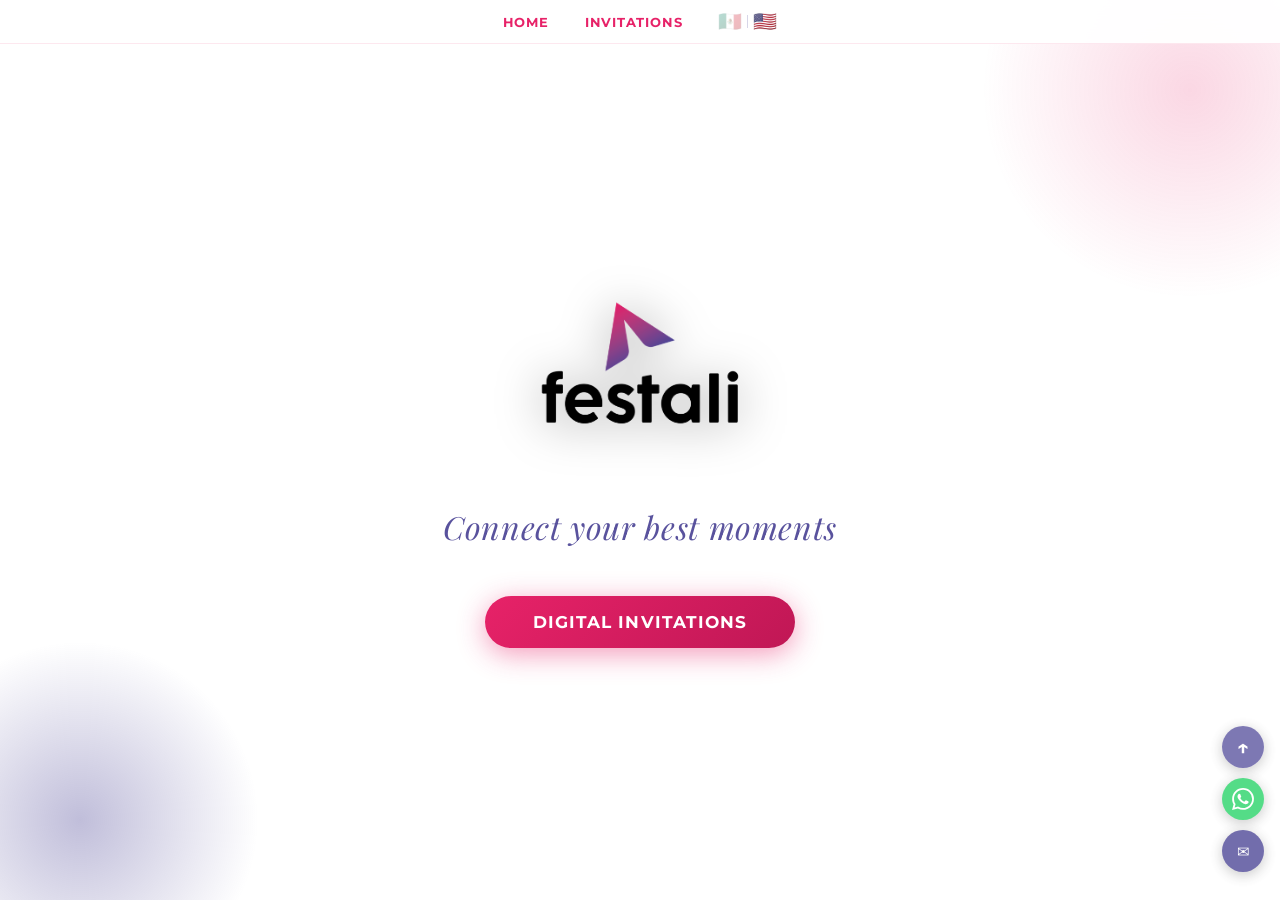
<file: index.html>
<!DOCTYPE html>
<html lang="es">
<head>
  <meta charset="UTF-8">
  <meta name="viewport" content="width=device-width, initial-scale=1.0">
  <link rel="icon" type="image/jpeg" href="festali10.jpg">
  <meta name="description" content="FESTALI — Conecta tus mejores momentos con invitaciones digitales únicas">
  <meta name="theme-color" content="#4b4495">
  <title>FESTALI</title>
  <link rel="preconnect" href="https://fonts.googleapis.com">
  <link rel="preconnect" href="https://fonts.gstatic.com" crossorigin>
  <link href="https://fonts.googleapis.com/css2?family=Montserrat:wght@300;400;500;600;700&family=Playfair+Display:ital,wght@0,400;0,700;1,400&display=swap" rel="stylesheet">
  <style>
    *, *::before, *::after { box-sizing: border-box; margin: 0; padding: 0; }

    body {
      font-family: 'Montserrat', 'Segoe UI', 'Helvetica Neue', Arial, sans-serif;
      background: #ffffff;
      min-height: 100vh;
      display: flex;
      flex-direction: column;
      align-items: center;
      justify-content: center;
      text-align: center;
      overflow: hidden;
      position: relative;
    }

    /* Orbes decorativos */
    body::before {
      content: '';
      position: fixed;
      top: -120px;
      right: -120px;
      width: 420px;
      height: 420px;
      background: radial-gradient(circle, rgba(231,34,104,0.18) 0%, transparent 70%);
      border-radius: 50%;
      pointer-events: none;
    }
    body::after {
      content: '';
      position: fixed;
      bottom: -100px;
      left: -100px;
      width: 360px;
      height: 360px;
      background: radial-gradient(circle, rgba(75,68,149,0.35) 0%, transparent 70%);
      border-radius: 50%;
      pointer-events: none;
    }

    .home-container {
      position: relative;
      z-index: 1;
      display: flex;
      flex-direction: column;
      align-items: center;
      gap: 0;
      padding: 40px 24px;
    }

    .home-logo {
      width: 220px;
      max-width: 70vw;
      margin-bottom: 32px;
      filter: drop-shadow(0 4px 24px rgba(0,0,0,0.35));
    }

    .home-slogan {
      font-family: 'Playfair Display', Georgia, serif;
      font-style: italic;
      font-size: clamp(1.3rem, 4vw, 2rem);
      color: #4b4495;
      letter-spacing: 0.02em;
      margin-bottom: 48px;
      opacity: 0.92;
      text-shadow: none;
    }

    .btn-home {
      display: inline-block;
      background: linear-gradient(135deg, #e72268 0%, #c01755 100%);
      color: #fff;
      font-family: 'Montserrat', 'Segoe UI', 'Helvetica Neue', Arial, sans-serif;
      font-size: 1.05rem;
      font-weight: 700;
      letter-spacing: 0.06em;
      text-transform: uppercase;
      padding: 16px 48px;
      border-radius: 50px;
      text-decoration: none;
      box-shadow: 0 6px 28px rgba(231,34,104,0.45);
      transition: transform 0.2s, box-shadow 0.2s, background 0.2s;
    }

    .btn-home:hover {
      background: linear-gradient(135deg, #ff3d82 0%, #e72268 100%);
      transform: translateY(-3px);
      box-shadow: 0 10px 36px rgba(231,34,104,0.55);
    }

    .btn-home:active {
      transform: translateY(-1px);
    }

    @media (max-width: 480px) {
      .home-logo { width: 170px; margin-bottom: 24px; }
      .home-slogan { margin-bottom: 36px; }
      .btn-home { padding: 14px 36px; font-size: 0.95rem; }
    }

    /* Navbar */
    .navbar {
      position: fixed;
      top: 0; left: 0; right: 0;
      z-index: 1000;
      display: flex;
      align-items: center;
      justify-content: center;
      padding: 12px 28px;
      background: rgba(255,255,255,0.95);
      backdrop-filter: blur(12px);
      -webkit-backdrop-filter: blur(12px);
      border-bottom: 1px solid rgba(231,34,104,0.1);
    }
    .nav-links { display: flex; gap: 36px; align-items: center; }
    .nav-link {
      color: #e72268;
      text-decoration: none;
      font-family: 'Montserrat', 'Segoe UI', 'Helvetica Neue', Arial, sans-serif;
      font-size: 0.82rem;
      font-weight: 700;
      letter-spacing: 0.06em;
      text-transform: uppercase;
      transition: color 0.2s, opacity 0.2s;
    }
    .nav-link:hover { color: #c01755; opacity: 0.85; }
    .lang-switch { display:flex; align-items:center; gap:5px; }
    .lang-flag { font-size:1.2rem; opacity:0.28; transition:opacity .2s,transform .15s; cursor:pointer !important; pointer-events:auto !important; user-select:none; line-height:1; background:none; border:none; padding:0; display:inline-block; }
    .lang-flag.active-flag { opacity:1; }
    .lang-flag:hover { opacity:0.75; transform:scale(1.18); }
    .lang-flag.active-flag:hover { opacity:1; transform:scale(1.08); }
    .lang-div { width:1px; height:13px; background:rgba(75,68,149,0.22); flex-shrink:0; }

    /* FAB stack */
    .fab-stack {
      position: fixed;
      right: 16px;
      bottom: 28px;
      z-index: 999;
      display: flex;
      flex-direction: column;
      gap: 10px;
      align-items: center;
    }
    .fab {
      width: 42px; height: 42px;
      border-radius: 50%;
      display: flex; align-items: center; justify-content: center;
      text-decoration: none;
      font-size: 1.1rem;
      box-shadow: 0 3px 14px rgba(0,0,0,0.28);
      transition: transform 0.2s, opacity 0.2s;
      opacity: 0.78;
    }
    .fab:hover { transform: scale(1.13); opacity: 1; }
    .fab-top { background: rgba(75,68,149,0.92); color: #fff; font-weight: 700; font-size: 1.25rem; }
    .fab-wsp { background: #25d366; color: #fff; }
    .fab-email { background: #4b4495; color: #fff; font-size: 0.95rem; }
  </style>
</head>
<body id="top">

  <!-- ==================== NAVBAR ==================== -->
  <nav class="navbar">
    <div class="nav-links">
      <a href="index.html" class="nav-link" id="navInicio">Inicio</a>
      <a href="paquetes.html" class="nav-link" id="navInvitaciones">Invitaciones</a>
      <div class="lang-switch">
        <span class="lang-flag" id="flagES" onclick="setLangIndex('es')" title="Español">🇲🇽</span>
        <div class="lang-div"></div>
        <span class="lang-flag" id="flagEN" onclick="setLangIndex('en')" title="English">🇺🇸</span>
      </div>
    </div>
  </nav>

  <div class="home-container">
    <img src="logotipo.png" alt="FESTALI" class="home-logo">
    <p class="home-slogan">Conecta tus mejores momentos</p>
    <a href="paquetes.html" class="btn-home">Invitaciones Digitales</a>
  </div>

  <!-- Botones flotantes -->
  <div class="fab-stack">
    <a href="#top" class="fab fab-top" title="Volver arriba">↑</a>
    <a href="https://wa.me/526862301280" target="_blank" rel="noopener noreferrer" class="fab fab-wsp" title="WhatsApp"><svg xmlns="http://www.w3.org/2000/svg" width="22" height="22" viewBox="0 0 24 24" fill="white"><path d="M17.472 14.382c-.297-.149-1.758-.867-2.03-.967-.273-.099-.471-.148-.67.15-.197.297-.767.966-.94 1.164-.173.199-.347.223-.644.075-.297-.15-1.255-.463-2.39-1.475-.883-.788-1.48-1.761-1.653-2.059-.173-.297-.018-.458.13-.606.134-.133.298-.347.446-.52.149-.174.198-.298.298-.497.099-.198.05-.371-.025-.52-.075-.149-.669-1.612-.916-2.207-.242-.579-.487-.5-.669-.51-.173-.008-.371-.01-.57-.01-.198 0-.52.074-.792.372-.272.297-1.04 1.016-1.04 2.479 0 1.462 1.065 2.875 1.213 3.074.149.198 2.096 3.2 5.077 4.487.709.306 1.262.489 1.694.625.712.227 1.36.195 1.871.118.571-.085 1.758-.719 2.006-1.413.248-.694.248-1.289.173-1.413-.074-.124-.272-.198-.57-.347m-5.421 7.403h-.004a9.87 9.87 0 01-5.031-1.378l-.361-.214-3.741.982.998-3.648-.235-.374a9.86 9.86 0 01-1.51-5.26c.001-5.45 4.436-9.884 9.888-9.884 2.64 0 5.122 1.03 6.988 2.898a9.825 9.825 0 012.893 6.994c-.003 5.45-4.437 9.884-9.885 9.884m8.413-18.297A11.815 11.815 0 0012.05 0C5.495 0 .16 5.335.157 11.892c0 2.096.547 4.142 1.588 5.945L.057 24l6.305-1.654a11.882 11.882 0 005.683 1.448h.005c6.554 0 11.89-5.335 11.893-11.893a11.821 11.821 0 00-3.48-8.413z"/></svg></a>
    <a href="mailto:conecta@festali.com" class="fab fab-email" title="Email">✉</a>
  </div>

  <script>
    var IDX_T = {
      es: { navInicio:'Inicio', navInv:'Invitaciones', slogan:'Conecta tus mejores momentos', btn:'Invitaciones Digitales' },
      en: { navInicio:'Home',   navInv:'Invitations',  slogan:'Connect your best moments',    btn:'Digital Invitations'   }
    };
    function getIndexLang() {
      var s = localStorage.getItem('festali_lang');
      if (s === 'en' || s === 'es') return s;
      return navigator.language.startsWith('en') ? 'en' : 'es';
    }
    function applyIndexLang() {
      var lang = getIndexLang();
      var T = IDX_T[lang];
      var ni = document.getElementById('navInicio');
      var nv = document.getElementById('navInvitaciones');
      var sl = document.querySelector('.home-slogan');
      var bt = document.querySelector('.btn-home');
      var fES = document.getElementById('flagES');
      var fEN = document.getElementById('flagEN');
      if (ni) ni.textContent = T.navInicio;
      if (nv) nv.textContent = T.navInv;
      if (sl) sl.textContent = T.slogan;
      if (bt) bt.textContent = T.btn;
      if (fES) fES.classList.toggle('active-flag', lang === 'es');
      if (fEN) fEN.classList.toggle('active-flag', lang === 'en');
    }
    function setLangIndex(lang) {
      localStorage.setItem('festali_lang', lang);
      applyIndexLang();
    }
    document.addEventListener('DOMContentLoaded', applyIndexLang);
  </script>
</body>
</html>
</file>
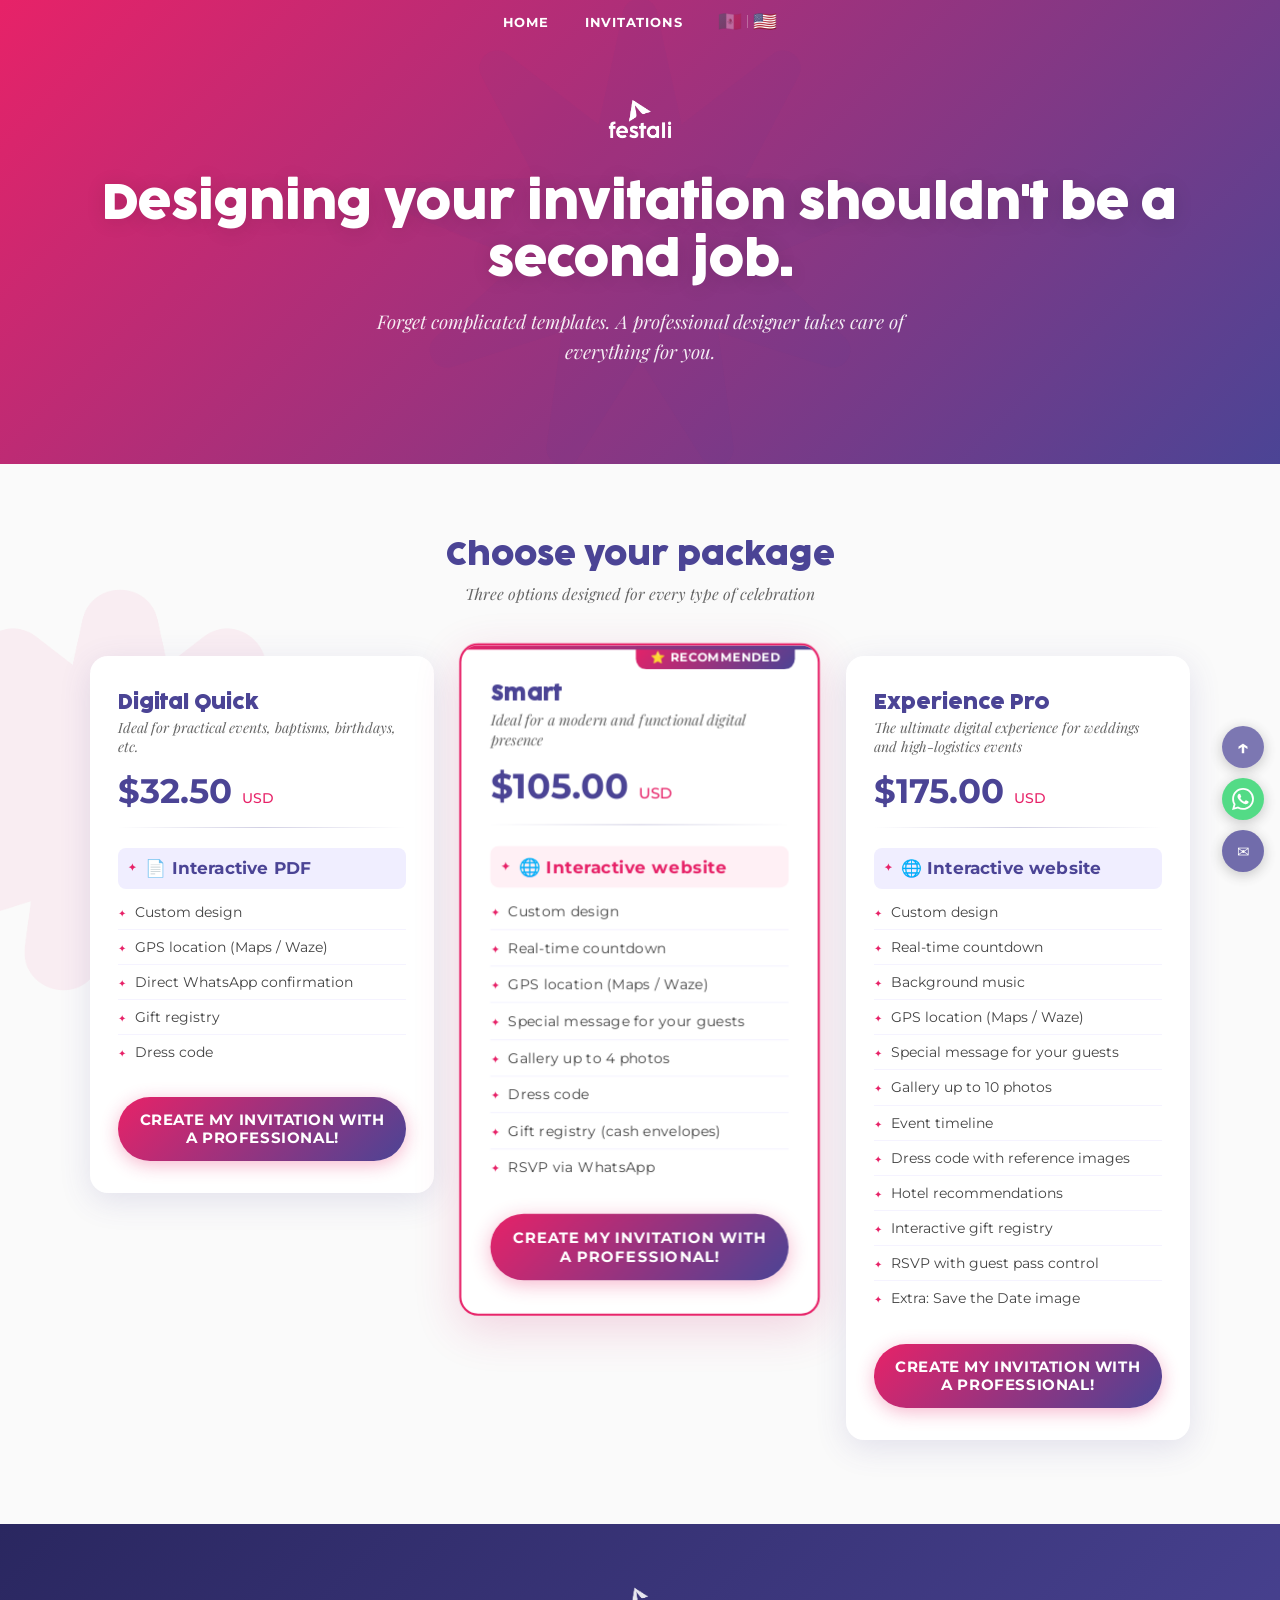
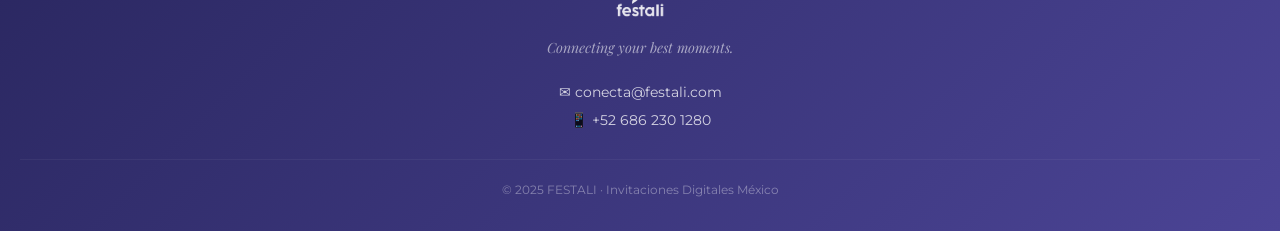
<file: paquetes.html>
<!DOCTYPE html>
<html lang="es">
<head>
  <meta charset="UTF-8">
  <meta name="viewport" content="width=device-width, initial-scale=1.0">
  <link rel="icon" type="image/jpeg" href="festali10.jpg">
  <meta name="description" content="FESTALI — Invitaciones digitales para bodas, XV años, cumpleaños y más. Sitios web interactivos diseñados a medida.">
  <meta name="theme-color" content="#4b4495">
  <title>FESTALI — Paquetes de Invitaciones</title>
  <link rel="preconnect" href="https://fonts.googleapis.com">
  <link rel="preconnect" href="https://fonts.gstatic.com" crossorigin>
  <link href="https://fonts.googleapis.com/css2?family=Montserrat:ital,wght@0,300;0,400;0,500;0,600;0,700;1,400&family=Playfair+Display:ital,wght@0,400;0,700;1,400;1,700&display=swap" rel="stylesheet">
  <link rel="stylesheet" href="styles.css?v=9">

  <style>
    /* ── Cocogoose Pro ── */
    @font-face { font-family:'Cocogoose Pro'; src:url('Cocogoose-Pro-Bold-trial.ttf') format('truetype'); font-weight:700; }
    @font-face { font-family:'Cocogoose Pro'; src:url('Cocogoose-Pro-Light-trial.ttf') format('truetype'); font-weight:300; }
    @font-face { font-family:'Cocogoose Pro'; src:url('Cocogoose-Pro-Regular-trial.ttf') format('truetype'); font-weight:400; }

    /* ══ Layout ══ */
    .cards-container { display:flex; gap:2rem; justify-content:center; align-items:flex-start; flex-wrap:nowrap; }
    .card-col { display:flex; flex-direction:column; align-items:center; gap:1.5rem; }

    /* ══ Mockup base ══ */
    .phone-mockup {
      width:218px; height:440px;
      background:#111;
      border-radius:34px;
      border:7px solid #1e1e1e;
      position:relative;
      box-shadow:0 12px 50px rgba(0,0,0,.55), inset 0 0 0 1px rgba(255,255,255,.06);
      overflow:hidden;
      flex-shrink:0;
    }
    .phone-mockup::before {
      content:''; position:absolute;
      top:8px; left:50%; transform:translateX(-50%);
      width:56px; height:16px;
      background:#0a0a0a; border-radius:8px; z-index:20;
    }
    .phone-screen { width:100%; height:100%; overflow:hidden; position:relative; }
    .scroll-inner  { width:100%; will-change:transform; }

    /* scroll animaciones → JS las inyecta en window.load */

    /* ══════════════════════════════════════
       PHONE 1 — Digital Essence
       Montserrat + Playfair Display para números
       Paleta: #0d0d1a · blanco · dorado suave
    ══════════════════════════════════════ */
    .p1 { background:#0d0d1a; font-family:'Montserrat',sans-serif; color:#fff; }

    .p1-hero { display:flex; height:190px; overflow:hidden; }
    .p1-hi { width:50%; height:100%; object-fit:cover; object-position:center center; }
    .p1-hr {
      width:50%; display:flex; flex-direction:column;
      align-items:center; justify-content:center; gap:3px; padding:.5rem;
    }
    .p1-num {
      font-family:'Playfair Display',serif; font-style:italic;
      font-size:3.6rem; color:#fff; line-height:1;
    }
    .p1-anios { font-size:.6rem; color:#c9a84c; letter-spacing:.28em; text-transform:uppercase; }
    .p1-linea { width:38px; height:1px; background:#c9a84c; }
    .p1-nhero { font-style:italic; font-size:.55rem; color:#ccc; text-align:center; }

    .p1-body { padding:.9rem .75rem; display:flex; flex-direction:column; gap:.65rem; }
    .p1-tag {
      font-size:.46rem; color:#c9a84c;
      text-transform:uppercase; letter-spacing:.22em; text-align:center;
    }
    .p1-nombre { font-size:.82rem; font-weight:600; text-align:center; }
    .p1-div { width:100%; height:1px; background:rgba(201,168,76,.22); }
    .p1-dato { font-size:.52rem; color:#bbb; text-align:center; line-height:1.65; }
    .p1-dato strong { color:#c9a84c; display:block; font-size:.43rem; letter-spacing:.1em; text-transform:uppercase; }
    .p1-fotos { display:grid; grid-template-columns:1fr 1fr 1fr; gap:3px; }
    .p1-fotos img { width:100%; height:66px; object-fit:cover; border-radius:5px; }
    .p1-msg {
      background:rgba(201,168,76,.07); border-left:2px solid #c9a84c;
      padding:.45rem .5rem; font-size:.48rem; color:#ddd;
      font-style:italic; line-height:1.55;
    }
    .p1-ubi { font-size:.48rem; color:#c9a84c; text-align:center; text-decoration:underline; }
    .p1-btn {
      display:block; background:linear-gradient(135deg,#c9a84c,#e0c068);
      color:#0d0d1a; text-align:center; padding:.48rem;
      border-radius:20px; font-size:.52rem; font-weight:700;
    }

    /* ══════════════════════════════════════
       PHONE 2 — Smart Interactive
       Playfair Display italic nombre/verso · Montserrat detalles
       Paleta: #fff9f5 · rosa terracota #c2846a
    ══════════════════════════════════════ */
    .p2 { background:#fff9f5; font-family:'Montserrat',sans-serif; color:#4a2535; }

    .p2-hero { position:relative; height:190px; overflow:hidden; }
    .p2-hero img { width:100%; height:100%; object-fit:cover; }
    .p2-ov {
      position:absolute; inset:0;
      background:rgba(255,190,180,.28);
      display:flex; align-items:center; justify-content:center;
    }
    .p2-xv {
      font-family:'Playfair Display',serif; font-style:italic;
      font-size:4rem; color:#c2846a;
      text-shadow:0 2px 14px rgba(0,0,0,.1);
    }
    .p2-body { padding:.9rem .75rem; display:flex; flex-direction:column; gap:.6rem; align-items:center; }
    .p2-nombre {
      font-family:'Playfair Display',serif; font-style:italic;
      font-size:1rem; color:#7d3a28; text-align:center;
    }
    .p2-floral { font-size:.68rem; color:#c2846a; letter-spacing:.18em; }
    .p2-verso {
      font-family:'Playfair Display',serif; font-style:italic;
      font-size:.48rem; color:#7d3a28; text-align:center; line-height:1.65;
    }
    .p2-dato { font-size:.5rem; color:#6b3a30; text-align:center; line-height:1.65; }
    .p2-dato strong { color:#c2846a; display:block; font-size:.44rem; letter-spacing:.1em; text-transform:uppercase; }
    .p2-div { width:75%; height:1px; background:rgba(194,132,106,.18); }
    .p2-fotos { display:grid; grid-template-columns:1fr 1fr; gap:4px; width:100%; }
    .p2-fotos img { width:100%; height:78px; object-fit:cover; border-radius:6px; }

    .p2-mwrap { display:flex; flex-direction:column; align-items:center; gap:4px; }
    .p2-bars  { display:flex; align-items:flex-end; gap:2px; height:22px; }
    .p2-b { width:3px; background:#c2846a; border-radius:2px; animation:bar-b .85s ease-in-out infinite alternate; }
    .p2-b:nth-child(1){height:7px;  animation-delay:0s;}
    .p2-b:nth-child(2){height:15px; animation-delay:.1s;}
    .p2-b:nth-child(3){height:11px; animation-delay:.2s;}
    .p2-b:nth-child(4){height:19px; animation-delay:.05s;}
    .p2-b:nth-child(5){height:9px;  animation-delay:.28s;}
    .p2-b:nth-child(6){height:17px; animation-delay:.15s;}
    .p2-b:nth-child(7){height:13px; animation-delay:.22s;}
    @keyframes bar-b { from{transform:scaleY(.35)} to{transform:scaleY(1)} }

    .p2-song { font-size:.4rem; color:#b89aaa; font-style:italic; }
    .p2-msg {
      background:#fdf0eb; border-left:2px solid #c2846a;
      padding:.45rem .5rem;
      font-family:'Playfair Display',serif; font-style:italic;
      font-size:.46rem; color:#7d3a28; line-height:1.55;
      width:100%; box-sizing:border-box;
    }
    .p2-caja {
      background:#fdf5f0; border:1px solid rgba(194,132,106,.22);
      border-radius:8px; padding:.45rem .5rem;
      width:100%; box-sizing:border-box;
    }
    .p2-ct { font-size:.44rem; color:#c2846a; text-transform:uppercase; letter-spacing:.1em; margin-bottom:4px; }
    .p2-ci { font-size:.44rem; color:#7d3a28; line-height:1.5; }
    .p2-btn {
      display:block; background:linear-gradient(135deg,#c2846a,#da9e85);
      color:#fff; text-align:center; padding:.48rem; border-radius:20px;
      font-size:.5rem; font-weight:700; width:100%; box-sizing:border-box;
    }

    /* ══════════════════════════════════════
       PHONE 3 — Premium Experience
       Playfair Display nombres/versos
       Cocogoose Pro Light etiquetas
       Montserrat detalles
       Paleta: #1a1005 · dorado #d4af37 · crema #f5e6c8
    ══════════════════════════════════════ */
    .p3 { background:#1a1005; font-family:'Montserrat',sans-serif; color:#f5e6c8; }

    .p3-hero { position:relative; height:210px; overflow:hidden; }
    .p3-hero img { width:100%; height:100%; object-fit:cover; }
    .p3-ov {
      position:absolute; inset:0; background:rgba(26,16,5,.58);
      display:flex; align-items:center; justify-content:center;
    }
    .p3-mw { position:relative; display:flex; align-items:center; justify-content:center; }
    .p3-ring {
      position:absolute; border-radius:50%;
      border:1px solid rgba(212,175,55,.45);
      animation:ring-exp 2.6s ease-out infinite;
    }
    .p3-ring:nth-child(1){width:58px;height:58px;animation-delay:0s;}
    .p3-ring:nth-child(2){width:80px;height:80px;animation-delay:.85s;}
    .p3-ring:nth-child(3){width:102px;height:102px;animation-delay:1.7s;}
    @keyframes ring-exp { 0%{transform:scale(.5);opacity:.8;} 100%{transform:scale(1.6);opacity:0;} }
    .p3-mono {
      font-family:'Playfair Display',serif; font-style:italic;
      font-size:1.45rem; color:#d4af37;
      text-shadow:0 0 22px rgba(212,175,55,.45);
      position:relative; z-index:1;
    }

    .p3-body { padding:.9rem .75rem; display:flex; flex-direction:column; gap:.62rem; align-items:center; }
    .p3-tag {
      font-family:'Cocogoose Pro',sans-serif; font-weight:300;
      font-size:.36rem; color:#d4af37;
      text-transform:uppercase; letter-spacing:.15em; text-align:center;
    }
    .p3-nombres {
      font-family:'Playfair Display',serif; font-style:italic;
      font-size:1.1rem; color:#f5e6c8; text-align:center;
    }
    .p3-verso {
      font-family:'Playfair Display',serif; font-style:italic;
      font-size:.46rem; color:#c9a57a; text-align:center; line-height:1.65;
    }
    .p3-sep { width:55px; height:1px; background:linear-gradient(90deg,transparent,#d4af37,transparent); }
    .p3-dato { font-size:.48rem; color:#c9a57a; text-align:center; line-height:1.7; }
    .p3-dato strong { color:#d4af37; display:block; font-size:.4rem; letter-spacing:.12em; text-transform:uppercase; }

    /* Dress code SVG silhouettes */
    .p3-dc-row  { display:flex; justify-content:center; align-items:flex-end; gap:6px; width:100%; }
    .p3-dc-row svg { flex-shrink:0; }
    .p3-paleta  { display:flex; justify-content:center; gap:7px; margin-top:5px; }
    .p3-dot     { display:inline-block; width:13px; height:13px; border-radius:50%; border:1px solid rgba(212,175,55,.3); }

    .p3-fotos { display:grid; grid-template-columns:1fr 1fr 1fr; gap:3px; width:100%; }
    .p3-fotos img { width:100%; height:62px; object-fit:cover; border-radius:4px; }

    .p3-agenda { width:100%; }
    .p3-atit {
      font-family:'Cocogoose Pro',sans-serif; font-weight:300;
      font-size:.38rem; color:#d4af37; text-transform:uppercase;
      letter-spacing:.1em; text-align:center; margin-bottom:6px;
    }
    .p3-ai { display:flex; gap:7px; font-size:.44rem; color:#c9a57a; padding:3px 0; border-bottom:1px solid rgba(212,175,55,.1); }
    .p3-hora { color:#d4af37; font-weight:600; white-space:nowrap; }

    .p3-mwrap { display:flex; flex-direction:column; align-items:center; gap:4px; }
    .p3-bars  { display:flex; align-items:flex-end; gap:2px; height:22px; }
    .p3-b { width:3px; background:#d4af37; border-radius:2px; animation:bar-b .92s ease-in-out infinite alternate; }
    .p3-b:nth-child(1){height:7px;  animation-delay:0s;}
    .p3-b:nth-child(2){height:17px; animation-delay:.12s;}
    .p3-b:nth-child(3){height:11px; animation-delay:.23s;}
    .p3-b:nth-child(4){height:21px; animation-delay:.07s;}
    .p3-b:nth-child(5){height:13px; animation-delay:.31s;}
    .p3-b:nth-child(6){height:19px; animation-delay:.18s;}
    .p3-b:nth-child(7){height:9px;  animation-delay:.26s;}

    .p3-song { font-size:.38rem; color:#7a6540; font-style:italic; }
    .p3-msg {
      background:rgba(212,175,55,.05); border-left:2px solid #d4af37;
      padding:.45rem .5rem;
      font-family:'Playfair Display',serif; font-style:italic;
      font-size:.46rem; color:#c9a57a; line-height:1.55;
      width:100%; box-sizing:border-box;
    }
    .p3-caja {
      background:rgba(212,175,55,.05); border:1px solid rgba(212,175,55,.15);
      border-radius:8px; padding:.45rem .5rem;
      width:100%; box-sizing:border-box;
    }
    .p3-ct {
      font-family:'Cocogoose Pro',sans-serif; font-weight:300;
      font-size:.36rem; color:#d4af37; text-transform:uppercase;
      letter-spacing:.1em; margin-bottom:4px;
    }
    .p3-ci { font-size:.43rem; color:#c9a57a; line-height:1.55; }
    .p3-nota { font-size:.38rem; color:#6a5530; text-align:center; font-style:italic; }
    .p3-btn {
      display:block; background:linear-gradient(135deg,#d4af37,#f0cc60);
      color:#1a1005; text-align:center; padding:.48rem; border-radius:20px;
      font-size:.48rem; font-weight:700; width:100%; box-sizing:border-box;
    }

    /* ══ Formato destacado (PDF / Video / Sitio web) ══ */
    .feat-formato {
      font-size: 1.05rem !important;
      font-weight: 700 !important;
      color: #4b4495 !important;
      background: #f0eeff;
      border-radius: 8px;
      padding: 8px 10px !important;
      margin-bottom: 6px;
      border-bottom: none !important;
      letter-spacing: 0.01em;
    }
    .card.destacado .feat-formato {
      color: #e72268 !important;
      background: #fff0f5;
    }

    /* ══ Responsive ══ */
    .movil-mobile-premium { display:none; }
    @media (max-width:900px) {
      .cards-container { flex-wrap:wrap; gap:1.5rem; }
      .card-col { width:100%; max-width:380px; }
      .movil-desktop-only { display:none !important; }
      .movil-mobile-premium { display:flex; justify-content:center; margin-bottom:2rem; }
    }
  </style>
</head>
<body id="top">

  <!-- ==================== NAVBAR ==================== -->
  <nav class="navbar">
    <div class="nav-links">
      <a href="index.html" class="nav-link" id="navInicio">Inicio</a>
      <a href="paquetes.html" class="nav-link" id="navInvitaciones">Invitaciones</a>
      <div class="lang-switch">
        <span class="lang-flag" id="flagES" onclick="toggleLangPaquetes('es')" title="Español">🇲🇽</span>
        <div class="lang-div"></div>
        <span class="lang-flag" id="flagEN" onclick="toggleLangPaquetes('en')" title="English">🇺🇸</span>
      </div>
    </div>
  </nav>

  <div class="deco-flor"></div>
  <div class="deco-estrella"></div>

  <!-- ==================== HERO ==================== -->
  <section class="hero">
    <img src="logotipo.png" alt="FESTALI" class="hero-logo">
    <h1 id="heroTitulo">Diseñar tu invitación no debería ser un segundo trabajo.</h1>
    <p id="heroSubtitulo">Olvida las plantillas complicadas. Un diseñador profesional se encarga de todo por ti.</p>
  </section>

  <!-- ==================== PAQUETES ==================== -->
  <section class="paquetes" id="paquetes">
    <h2 class="paquetes-titulo" id="paqTitulo">Elige tu paquete</h2>
    <p class="paquetes-subtitulo" id="paqSubtitulo">Tres opciones pensadas para cada tipo de celebración</p>

    <div class="cards-container">

      <!-- ════ COLUMNA 1: Digital Quick ════ -->
      <div class="card-col">

        <div class="card" data-aos-delay="0">
          <div class="card-nombre">Digital Quick</div>
          <div class="card-subtitulo" id="sub-quick">Ideal para eventos prácticos, bautizos, cumpleaños, etc.</div>
          <div class="card-precio" data-mxn="650" data-usd="32.50">$650 <span>MXN</span></div>
          <div class="card-divider"></div>
          <ul class="features-list" id="feat-quick">
            <li data-i18n="feat_pdf_quick" class="feat-formato">📄 PDF interactivo</li>
            <li data-i18n="feat_diseno">Diseño personalizado</li>
            <li data-i18n="feat_gps">Ubicación GPS (Maps / Waze)</li>
            <li data-i18n="feat_wsp">Confirmación directa por WhatsApp</li>
            <li data-i18n="feat_regalos">Mesa de regalos</li>
            <li data-i18n="feat_dress">Dress code</li>
          </ul>
          <a href="formulario.html?paquete=quick" class="btn-contratar" data-i18n="btn_contratar">
            ¡Crear mi invitación con un profesional!
          </a>
        </div>

      </div>

      <!-- ════ COLUMNA 2: Smart ════ -->
      <div class="card-col">

        <div class="card destacado" data-aos-delay="120">
          <div class="badge" data-i18n="badge_rec">⭐ Recomendado</div>
          <div class="card-nombre">Smart</div>
          <div class="card-subtitulo" id="sub-smart">Ideal para una presencia digital moderna y funcional</div>
          <div class="card-precio" data-mxn="2100" data-usd="105">$2,100 <span>MXN</span></div>
          <div class="card-divider"></div>
          <ul class="features-list" id="feat-smart">
            <li data-i18n="feat_web" class="feat-formato">🌐 Sitio web interactivo</li>
            <li data-i18n="feat_diseno">Diseño personalizado</li>
            <li data-i18n="feat_countdown">Cuenta regresiva en tiempo real</li>
            <li data-i18n="feat_gps">Ubicación GPS (Maps / Waze)</li>
            <li data-i18n="feat_mensaje">Mensaje especial para tus invitados</li>
            <li data-i18n="feat_fotos4">Galería de hasta 4 fotos</li>
            <li data-i18n="feat_dress">Dress code</li>
            <li data-i18n="feat_regalos_sobres">Mesa de regalos (lluvia de sobres)</li>
            <li data-i18n="feat_rsvp_wsp">RSVP por WhatsApp</li>
          </ul>
          <a href="formulario.html?paquete=smart" class="btn-contratar" data-i18n="btn_contratar">
            ¡Crear mi invitación con un profesional!
          </a>
        </div>

      </div>

      <!-- ════ COLUMNA 3: Experience Pro ════ -->
      <div class="card-col">

        <div class="card" data-aos-delay="240">
          <div class="card-nombre">Experience Pro</div>
          <div class="card-subtitulo" id="sub-pro">La máxima experiencia digital para bodas y eventos de alta logística</div>
          <div class="card-precio" data-mxn="3500" data-usd="175">$3,500 <span>MXN</span></div>
          <div class="card-divider"></div>
          <ul class="features-list" id="feat-pro">
            <li data-i18n="feat_web" class="feat-formato">🌐 Sitio web interactivo</li>
            <li data-i18n="feat_diseno">Diseño personalizado</li>
            <li data-i18n="feat_countdown">Cuenta regresiva en tiempo real</li>
            <li data-i18n="feat_musica">Música de fondo</li>
            <li data-i18n="feat_gps">Ubicación GPS (Maps / Waze)</li>
            <li data-i18n="feat_mensaje">Mensaje especial para tus invitados</li>
            <li data-i18n="feat_fotos10">Galería de hasta 10 fotos</li>
            <li data-i18n="feat_timeline">Timeline del evento</li>
            <li data-i18n="feat_dress_visual">Dress code con imágenes de referencia</li>
            <li data-i18n="feat_hoteles">Recomendaciones de hoteles</li>
            <li data-i18n="feat_regalos_pro">Mesa de regalos interactiva</li>
            <li data-i18n="feat_rsvp_pases">RSVP con control de pases</li>
            <li data-i18n="feat_savethedate">Extra: Imagen de Save the Date</li>
          </ul>
          <a href="formulario.html?paquete=pro" class="btn-contratar" data-i18n="btn_contratar">
            ¡Crear mi invitación con un profesional!
          </a>
        </div>

      </div>

    </div>
  </section>

  <!-- Volver a inicio (solo móvil) -->
  <a href="index.html" class="btn-volver-inicio" id="btnVolver">← Volver a inicio</a>

  <!-- ==================== FOOTER ==================== -->
  <footer class="site-footer">
    <img src="logotipo.png" alt="FESTALI" class="footer-logo">
    <p class="footer-slogan" id="footerSlogan">Conectando tus mejores momentos.</p>
    <div class="footer-contacto">
      <a href="mailto:conecta@festali.com">✉ conecta@festali.com</a>
      <a href="https://wa.me/526862301280" target="_blank" rel="noopener noreferrer">📱 +52 686 230 1280</a>
    </div>
    <p class="footer-copy">© 2025 FESTALI · Invitaciones Digitales México</p>
  </footer>

  <!-- Botones flotantes -->
  <div class="fab-stack">
    <a href="#top" class="fab fab-top" title="Volver arriba">↑</a>
    <a href="https://wa.me/526862301280" target="_blank" rel="noopener noreferrer" class="fab fab-wsp" title="WhatsApp"><svg xmlns="http://www.w3.org/2000/svg" width="22" height="22" viewBox="0 0 24 24" fill="white"><path d="M17.472 14.382c-.297-.149-1.758-.867-2.03-.967-.273-.099-.471-.148-.67.15-.197.297-.767.966-.94 1.164-.173.199-.347.223-.644.075-.297-.15-1.255-.463-2.39-1.475-.883-.788-1.48-1.761-1.653-2.059-.173-.297-.018-.458.13-.606.134-.133.298-.347.446-.52.149-.174.198-.298.298-.497.099-.198.05-.371-.025-.52-.075-.149-.669-1.612-.916-2.207-.242-.579-.487-.5-.669-.51-.173-.008-.371-.01-.57-.01-.198 0-.52.074-.792.372-.272.297-1.04 1.016-1.04 2.479 0 1.462 1.065 2.875 1.213 3.074.149.198 2.096 3.2 5.077 4.487.709.306 1.262.489 1.694.625.712.227 1.36.195 1.871.118.571-.085 1.758-.719 2.006-1.413.248-.694.248-1.289.173-1.413-.074-.124-.272-.198-.57-.347m-5.421 7.403h-.004a9.87 9.87 0 01-5.031-1.378l-.361-.214-3.741.982.998-3.648-.235-.374a9.86 9.86 0 01-1.51-5.26c.001-5.45 4.436-9.884 9.888-9.884 2.64 0 5.122 1.03 6.988 2.898a9.825 9.825 0 012.893 6.994c-.003 5.45-4.437 9.884-9.885 9.884m8.413-18.297A11.815 11.815 0 0012.05 0C5.495 0 .16 5.335.157 11.892c0 2.096.547 4.142 1.588 5.945L.057 24l6.305-1.654a11.882 11.882 0 005.683 1.448h.005c6.554 0 11.89-5.335 11.893-11.893a11.821 11.821 0 00-3.48-8.413z"/></svg></a>
    <a href="mailto:conecta@festali.com" class="fab fab-email" title="Email">✉</a>
  </div>

  <script src="landing.js?v=3"></script>
  <script>
    var PAQ_T = {
      es: {
        navInicio: 'Inicio', navInvitaciones: 'Invitaciones',
        heroTitulo: 'Diseñar tu invitación no debería ser un segundo trabajo.',
        heroSubtitulo: 'Olvida las plantillas complicadas. Un diseñador profesional se encarga de todo por ti.',
        paqTitulo: 'Elige tu paquete',
        paqSubtitulo: 'Tres opciones pensadas para cada tipo de celebración',
        'sub-quick':  'Ideal para eventos prácticos, bautizos, cumpleaños, etc.',
        'sub-smart':  'Ideal para una presencia digital moderna y funcional',
        'sub-pro':    'La máxima experiencia digital para bodas y eventos de alta logística',
        badge_rec: '⭐ Recomendado',
        feat_diseno: 'Diseño personalizado',
        feat_gps: 'Ubicación GPS (Maps / Waze)',
        feat_wsp: 'Confirmación directa por WhatsApp',
        feat_pdf_quick: '📄 PDF interactivo',
        feat_web: '🌐 Sitio web interactivo',
        feat_dress: 'Dress code',
        feat_dress_visual: 'Dress code con imágenes de referencia',
        feat_countdown: 'Cuenta regresiva en tiempo real',
        feat_regalos: 'Mesa de regalos',
        feat_mensaje: 'Mensaje especial para tus invitados',
        feat_fotos4: 'Galería de hasta 4 fotos',
        feat_regalos_sobres: 'Mesa de regalos (lluvia de sobres)',
        feat_rsvp_wsp: 'RSVP por WhatsApp',
        feat_musica: 'Música de fondo',
        feat_fotos10: 'Galería de hasta 10 fotos',
        feat_timeline: 'Timeline del evento',
        feat_hoteles: 'Recomendaciones de hoteles',
        feat_regalos_pro: 'Mesa de regalos interactiva',
        feat_rsvp_pases: 'RSVP con control de pases',
        feat_savethedate: 'Extra: Imagen de Save the Date',
        btn_contratar: '¡Crear mi invitación con un profesional!',
        btnVolver: '← Volver a inicio',
        footerSlogan: 'Conectando tus mejores momentos.',
        currency: 'MXN'
      },
      en: {
        navInicio: 'Home', navInvitaciones: 'Invitations',
        heroTitulo: "Designing your invitation shouldn't be a second job.",
        heroSubtitulo: 'Forget complicated templates. A professional designer takes care of everything for you.',
        paqTitulo: 'Choose your package',
        paqSubtitulo: 'Three options designed for every type of celebration',
        'sub-quick':  'Ideal for practical events, baptisms, birthdays, etc.',
        'sub-smart':  'Ideal for a modern and functional digital presence',
        'sub-pro':    'The ultimate digital experience for weddings and high-logistics events',
        badge_rec: '⭐ Recommended',
        feat_diseno: 'Custom design',
        feat_gps: 'GPS location (Maps / Waze)',
        feat_wsp: 'Direct WhatsApp confirmation',
        feat_pdf_quick: '📄 Interactive PDF',
        feat_web: '🌐 Interactive website',
        feat_dress: 'Dress code',
        feat_dress_visual: 'Dress code with reference images',
        feat_countdown: 'Real-time countdown',
        feat_regalos: 'Gift registry',
        feat_mensaje: 'Special message for your guests',
        feat_fotos4: 'Gallery up to 4 photos',
        feat_regalos_sobres: 'Gift registry (cash envelopes)',
        feat_rsvp_wsp: 'RSVP via WhatsApp',
        feat_musica: 'Background music',
        feat_fotos10: 'Gallery up to 10 photos',
        feat_timeline: 'Event timeline',
        feat_hoteles: 'Hotel recommendations',
        feat_regalos_pro: 'Interactive gift registry',
        feat_rsvp_pases: 'RSVP with guest pass control',
        feat_savethedate: 'Extra: Save the Date image',
        btn_contratar: 'Create my invitation with a professional!',
        btnVolver: '← Back to home',
        footerSlogan: 'Connecting your best moments.',
        currency: 'USD'
      }
    };

    function getPaqLang() {
      var saved = localStorage.getItem('festali_lang');
      if (saved) return saved;
      return navigator.language.startsWith('en') ? 'en' : 'es';
    }

    function applyPaqLang() {
      var lang = getPaqLang();
      var T = PAQ_T[lang];

      // Banderas activas
      var fES = document.getElementById('flagES');
      var fEN = document.getElementById('flagEN');
      if (fES) fES.classList.toggle('active-flag', lang === 'es');
      if (fEN) fEN.classList.toggle('active-flag', lang === 'en');

      // Navbar
      var ni = document.getElementById('navInicio');
      var nv = document.getElementById('navInvitaciones');
      if (ni) ni.textContent = T.navInicio;
      if (nv) nv.textContent = T.navInvitaciones;

      // Hero
      var ht = document.getElementById('heroTitulo');
      var hs = document.getElementById('heroSubtitulo');
      if (ht) ht.textContent = T.heroTitulo;
      if (hs) hs.textContent = T.heroSubtitulo;

      // Títulos sección
      var pt = document.getElementById('paqTitulo');
      var ps = document.getElementById('paqSubtitulo');
      if (pt) pt.textContent = T.paqTitulo;
      if (ps) ps.textContent = T.paqSubtitulo;

      // Subtítulos cards
      ['quick','smart','pro'].forEach(function(id) {
        var el = document.getElementById('sub-' + id);
        if (el) el.textContent = T['sub-' + id];
      });

      // Precios
      document.querySelectorAll('.card-precio[data-mxn]').forEach(function(el) {
        var amount = lang === 'en' ? el.dataset.usd : el.dataset.mxn;
        var num    = parseFloat(amount);
        var fmt    = lang === 'en' ? '$' + num.toFixed(2) : '$' + Number(el.dataset.mxn).toLocaleString('es-MX');
        el.innerHTML = fmt + ' <span>' + T.currency + '</span>';
      });

      // data-i18n elements
      document.querySelectorAll('[data-i18n]').forEach(function(el) {
        var key = el.getAttribute('data-i18n');
        if (T[key]) el.textContent = T[key];
      });

      // Footer y botón volver
      var bv = document.getElementById('btnVolver');
      var fs = document.getElementById('footerSlogan');
      if (bv) bv.textContent = T.btnVolver;
      if (fs) fs.textContent = T.footerSlogan;
    }

    function toggleLangPaquetes(lang) {
      localStorage.setItem('festali_lang', lang);
      applyPaqLang();
    }

    document.addEventListener('DOMContentLoaded', applyPaqLang);
  </script>

  <script>
    /* ═══════════════════════════════════════════════════
       Scroll continuo en loop — duplica contenido y anima
       al -50% en linear infinite → sin saltos ni negros
    ═══════════════════════════════════════════════════ */
    window.addEventListener('load', function () {
      var cfgs = [
        { cls: 'phone-1', dur: 19 },
        { cls: 'phone-2', dur: 23 },
        { cls: 'phone-3', dur: 27 }
      ];
      cfgs.forEach(function (cfg, ci) {
        document.querySelectorAll('.' + cfg.cls).forEach(function (phone, pi) {
          var inner = phone.querySelector('.scroll-inner');
          if (!inner) return;
          inner.style.animation = 'none';
          inner.innerHTML += inner.innerHTML;          /* duplica para loop fluido */
          var halfH = inner.scrollHeight / 2;
          var name  = 'pl' + ci + '_' + pi;
          var s = document.createElement('style');
          s.textContent =
            '@keyframes ' + name +
            '{from{transform:translateY(0)}' +
            'to{transform:translateY(-' + halfH + 'px)}}';
          document.head.appendChild(s);
          inner.style.animation = name + ' ' + cfg.dur + 's linear infinite';
        });
      });
    });
  </script>
</body>
</html>
</file>
<file: styles.css>
/* ============================================================
   FESTALI — Estilos compartidos
   styles.css
   ============================================================ */

@import url('https://fonts.googleapis.com/css2?family=Montserrat:wght@300;400;500;600;700&family=Playfair+Display:ital,wght@0,400;0,700;1,400&display=swap');

@font-face {
  font-family: 'Cocogoose Pro';
  src: url('Cocogoose-Pro-Light-trial.ttf') format('truetype');
  font-weight: 300;
  font-style: normal;
}

@font-face {
  font-family: 'Cocogoose Pro';
  src: url('Cocogoose-Pro-Regular-trial.ttf') format('truetype');
  font-weight: 400;
  font-style: normal;
}

@font-face {
  font-family: 'Cocogoose Pro';
  src: url('Cocogoose-Pro-Bold-trial.ttf') format('truetype');
  font-weight: 700;
  font-style: normal;
}

/* ==================== VARIABLES ==================== */
:root {
  --morado: #4b4495;
  --rosa: #e72268;
  --gradiente: linear-gradient(135deg, #e72268, #4b4495);
  --gradiente-hover: linear-gradient(135deg, #d01e5e, #3d3880);
  --blanco: #ffffff;
  --gris-claro: #f8f6ff;
  --gris-texto: #666;
  --sombra: 0 8px 32px rgba(75, 68, 149, 0.14);
  --sombra-hover: 0 20px 52px rgba(75, 68, 149, 0.26);
  --radio: 18px;
  --transicion: all 0.3s cubic-bezier(0.4, 0, 0.2, 1);
}

/* ==================== RESET ==================== */
*, *::before, *::after {
  margin: 0;
  padding: 0;
  box-sizing: border-box;
}

html {
  scroll-behavior: smooth;
  overflow-x: hidden;
}

body {
  font-family: 'Montserrat', 'Segoe UI', 'Helvetica Neue', Arial, sans-serif;
  background-color: #fafafa;
  color: #333;
  overflow-x: hidden;
  position: relative;
}

body.form-page {
  background-color: var(--gris-claro);
}

/* ==================== DECORATIVOS ==================== */
.deco-flor,
.deco-estrella {
  position: fixed;
  pointer-events: none;
  z-index: 0;
  opacity: 0.055;
  background-repeat: no-repeat;
  background-size: contain;
}

.deco-flor {
  width: 420px;
  height: 420px;
  bottom: -100px;
  left: -90px;
  background-image: url('festali-08.png');
  animation: floatSlow 9s ease-in-out infinite;
}

.deco-estrella {
  width: 360px;
  height: 360px;
  top: 80px;
  right: -70px;
  background-image: url('festali-09.png');
  animation: floatSlow 12s ease-in-out infinite reverse;
}

@keyframes floatSlow {
  0%, 100% { transform: translateY(0) rotate(0deg); }
  50%       { transform: translateY(-22px) rotate(6deg); }
}

/* ==================== HEADER ==================== */
.site-header {
  background: var(--blanco);
  padding: 28px 20px 20px;
  text-align: center;
  box-shadow: 0 2px 18px rgba(75, 68, 149, 0.08);
  position: relative;
  z-index: 10;
}

.logo {
  height: 70px;
  width: auto;
  display: block;
  margin: 0 auto 10px;
  object-fit: contain;
}

.slogan {
  font-family: 'Playfair Display', Georgia, serif;
  font-style: italic;
  color: var(--morado);
  font-size: 1rem;
  letter-spacing: 0.5px;
  opacity: 0.82;
}

/* ==================== HERO ==================== */
.hero {
  background: var(--gradiente);
  color: var(--blanco);
  text-align: center;
  padding: 84px 24px 96px;
  position: relative;
  overflow: hidden;
}

.hero::before {
  content: '';
  position: absolute;
  inset: 0;
  background: url('festali-09.png') no-repeat center / 560px;
  opacity: 0.045;
}

.hero h1 {
  font-family: 'Cocogoose Pro', 'Montserrat', 'Segoe UI', 'Helvetica Neue', Arial, sans-serif;
  font-size: clamp(1.75rem, 5vw, 2.9rem);
  font-weight: 700;
  line-height: 1.22;
  margin-bottom: 18px;
  position: relative;
  text-shadow: 0 2px 20px rgba(0,0,0,0.12);
}

.hero p {
  font-family: 'Playfair Display', Georgia, serif;
  font-style: italic;
  font-size: clamp(0.95rem, 2.5vw, 1.18rem);
  font-weight: 400;
  max-width: 580px;
  margin: 0 auto;
  opacity: 0.9;
  position: relative;
  line-height: 1.6;
}

/* ==================== SECCIÓN PAQUETES ==================== */
.paquetes {
  padding: 74px 20px 84px;
  position: relative;
  z-index: 1;
}

.paquetes-titulo {
  text-align: center;
  font-family: 'Cocogoose Pro', 'Montserrat', 'Segoe UI', 'Helvetica Neue', Arial, sans-serif;
  font-size: clamp(1.35rem, 4vw, 1.9rem);
  color: var(--morado);
  margin-bottom: 10px;
}

.paquetes-subtitulo {
  text-align: center;
  color: var(--gris-texto);
  font-size: 0.98rem;
  margin-bottom: 52px;
  font-family: 'Playfair Display', Georgia, serif;
  font-style: italic;
}

.cards-container {
  display: grid;
  grid-template-columns: repeat(auto-fit, minmax(300px, 1fr));
  gap: 28px;
  max-width: 1100px;
  margin: 0 auto;
  align-items: start;
}

/* ==================== CARDS ==================== */
.card {
  background: var(--blanco);
  border-radius: var(--radio);
  box-shadow: var(--sombra);
  padding: 36px 28px 32px;
  position: relative;
  transition: var(--transicion);
  overflow: hidden;
  display: flex;
  flex-direction: column;
}

.card::after {
  content: '';
  position: absolute;
  top: 0; left: 0; right: 0;
  height: 4px;
  background: var(--gradiente);
  transform: scaleX(0);
  transform-origin: left;
  transition: transform 0.35s ease;
}

.card:hover {
  transform: translateY(-10px);
  box-shadow: var(--sombra-hover);
}

.card:hover::after {
  transform: scaleX(1);
}

.card.destacado {
  border: 2px solid var(--rosa);
  transform: scale(1.04);
  box-shadow: 0 14px 48px rgba(231, 34, 104, 0.2);
}

.card.destacado::after {
  transform: scaleX(1);
}

.card.destacado:hover {
  transform: scale(1.04) translateY(-10px);
  box-shadow: 0 24px 60px rgba(231, 34, 104, 0.28);
}

.badge {
  position: absolute;
  top: -1px;
  right: 22px;
  background: var(--gradiente);
  color: white;
  font-size: 0.7rem;
  font-weight: 700;
  padding: 5px 14px;
  border-radius: 0 0 10px 10px;
  text-transform: uppercase;
  letter-spacing: 1px;
  font-family: 'Montserrat', 'Segoe UI', 'Helvetica Neue', Arial, sans-serif;
}

.card-icon {
  font-size: 2.1rem;
  margin-bottom: 8px;
}

.card-nombre {
  font-family: 'Cocogoose Pro', 'Montserrat', 'Segoe UI', 'Helvetica Neue', Arial, sans-serif;
  font-size: 1.22rem;
  font-weight: 700;
  color: var(--morado);
  margin-bottom: 4px;
}

.card-subtitulo {
  font-family: 'Playfair Display', Georgia, serif;
  font-style: italic;
  color: var(--gris-texto);
  font-size: 0.88rem;
  margin-bottom: 18px;
}

.card-precio {
  font-family: 'Montserrat', 'Segoe UI', 'Helvetica Neue', Arial, sans-serif;
  font-size: 2.1rem;
  font-weight: 700;
  color: var(--morado);
  margin-bottom: 20px;
  line-height: 1;
}

.card-precio span {
  font-size: 0.9rem;
  font-weight: 500;
  font-family: 'Montserrat', 'Segoe UI', 'Helvetica Neue', Arial, sans-serif;
  color: var(--rosa);
}

.card-divider {
  height: 1px;
  background: linear-gradient(90deg, transparent, rgba(75,68,149,0.25), transparent);
  margin-bottom: 20px;
}

.features-list {
  list-style: none;
  margin-bottom: 28px;
  flex: 1;
}

.features-list li {
  padding: 7px 0;
  font-size: 0.87rem;
  color: #444;
  display: flex;
  align-items: flex-start;
  gap: 9px;
  line-height: 1.45;
  border-bottom: 1px solid #f5f3ff;
}

.features-list li:last-child {
  border-bottom: none;
}

.features-list li::before {
  content: '✦';
  color: var(--rosa);
  font-size: 0.65rem;
  margin-top: 4px;
  flex-shrink: 0;
}

.btn-contratar {
  display: block;
  width: 100%;
  padding: 14px 20px;
  background: var(--gradiente);
  color: white;
  text-decoration: none;
  border-radius: 50px;
  text-align: center;
  font-family: 'Montserrat', 'Segoe UI', 'Helvetica Neue', Arial, sans-serif;
  font-weight: 700;
  font-size: 0.92rem;
  letter-spacing: 0.6px;
  transition: var(--transicion);
  box-shadow: 0 4px 18px rgba(231, 34, 104, 0.32);
  cursor: pointer;
  border: none;
  text-transform: uppercase;
}

.btn-contratar:hover {
  box-shadow: 0 8px 30px rgba(231, 34, 104, 0.48);
  transform: translateY(-2px);
  filter: brightness(1.06);
}

.link-formulario {
  display: block;
  text-align: center;
  margin-top: 12px;
  font-size: 0.77rem;
  color: #999;
  text-decoration: none;
  transition: color 0.2s;
}

.link-formulario:hover {
  color: var(--morado);
  text-decoration: underline;
}

/* ==================== FOOTER ==================== */
.site-footer {
  background: linear-gradient(135deg, #2a2760 0%, #4b4495 100%);
  color: rgba(255, 255, 255, 0.82);
  text-align: center;
  padding: 52px 20px 34px;
  position: relative;
  z-index: 1;
}

.footer-logo {
  height: 52px;
  width: auto;
  margin: 0 auto 10px;
  display: block;
  filter: brightness(0) invert(1);
  opacity: 0.88;
}

.footer-slogan {
  font-family: 'Playfair Display', Georgia, serif;
  font-style: italic;
  font-size: 0.88rem;
  margin-bottom: 26px;
  opacity: 0.68;
}

.footer-contacto {
  display: flex;
  flex-direction: column;
  align-items: center;
  gap: 10px;
  margin-bottom: 30px;
}

.footer-contacto a {
  color: rgba(255, 255, 255, 0.78);
  text-decoration: none;
  font-size: 0.9rem;
  transition: color 0.2s;
}

.footer-contacto a:hover {
  color: var(--blanco);
}

.footer-copy {
  font-size: 0.76rem;
  opacity: 0.46;
  border-top: 1px solid rgba(255,255,255,0.1);
  padding-top: 22px;
  margin-top: 6px;
}

/* ==================== BANNER PAQUETE ==================== */
.paquete-banner {
  background: var(--gradiente);
  color: white;
  text-align: center;
  padding: 13px 20px;
  font-family: 'Montserrat', 'Segoe UI', 'Helvetica Neue', Arial, sans-serif;
  font-size: 0.88rem;
  font-weight: 500;
  letter-spacing: 0.3px;
  position: relative;
  z-index: 5;
}

.paquete-nombre {
  font-family: 'Cocogoose Pro', 'Montserrat', 'Segoe UI', 'Helvetica Neue', Arial, sans-serif;
  font-size: 1rem;
  font-weight: 700;
  display: inline-block;
  margin-left: 4px;
}

/* ==================== FORMULARIO ==================== */
.form-container {
  max-width: 700px;
  margin: 40px auto 60px;
  padding: 0 20px;
  position: relative;
  z-index: 1;
}

.form-titulo {
  font-family: 'Cocogoose Pro', 'Montserrat', 'Segoe UI', 'Helvetica Neue', Arial, sans-serif;
  font-size: 1.5rem;
  color: var(--morado);
  text-align: center;
  margin-bottom: 8px;
}

.form-subtitulo {
  text-align: center;
  color: var(--gris-texto);
  font-size: 0.9rem;
  font-family: 'Playfair Display', Georgia, serif;
  font-style: italic;
  margin-bottom: 36px;
  line-height: 1.5;
}

.form-card {
  background: var(--blanco);
  border-radius: var(--radio);
  box-shadow: var(--sombra);
  padding: 42px 38px;
  overflow: hidden;
}

.form-section-title {
  font-family: 'Cocogoose Pro', 'Montserrat', 'Segoe UI', 'Helvetica Neue', Arial, sans-serif;
  font-size: 0.78rem;
  color: var(--rosa);
  text-transform: uppercase;
  letter-spacing: 2.5px;
  margin: 32px 0 16px;
  padding-bottom: 8px;
  border-bottom: 2px solid #fde8f0;
}

.form-section-title:first-child {
  margin-top: 0;
}

.form-group {
  margin-bottom: 22px;
  overflow: hidden;
}

.form-group label {
  display: block;
  font-size: 0.84rem;
  font-weight: 600;
  color: var(--morado);
  margin-bottom: 7px;
  font-family: 'Montserrat', 'Segoe UI', 'Helvetica Neue', Arial, sans-serif;
}

.req {
  color: var(--rosa);
  margin-left: 2px;
}

.form-control {
  width: 100%;
  box-sizing: border-box;
  padding: 12px 16px;
  border: 1.5px solid #ddd9f0;
  border-radius: 11px;
  font-family: 'Montserrat', 'Segoe UI', 'Helvetica Neue', Arial, sans-serif;
  font-size: 0.9rem;
  color: #333;
  background: #fdfcff;
  transition: var(--transicion);
  outline: none;
  appearance: auto;
}

input[type="date"].form-control,
input[type="time"].form-control {
  display: block;
  width: 100%;
  max-width: 100%;
  min-width: 0;
  min-height: 48px;
}

.form-control:focus {
  border-color: var(--morado);
  box-shadow: 0 0 0 3px rgba(75, 68, 149, 0.1);
  background: white;
}

.form-control:disabled,
.form-control[readonly] {
  background: #f0eef8;
  color: #888;
  cursor: default;
  border-color: #e5e2f0;
}

textarea.form-control {
  min-height: 106px;
  resize: vertical;
  line-height: 1.55;
}

select.form-control {
  cursor: pointer;
}

.form-hint {
  font-size: 0.74rem;
  color: #aaa;
  margin-top: 5px;
  font-style: italic;
  line-height: 1.45;
}

/* ==================== FILE INPUT ==================== */
.file-label {
  display: flex;
  flex-direction: column;
  align-items: center;
  justify-content: center;
  gap: 6px;
  padding: 28px 20px;
  border: 2px dashed #c5c0e8;
  border-radius: 12px;
  cursor: pointer;
  background: #fdfcff;
  transition: var(--transicion);
  text-align: center;
}

.file-label:hover {
  border-color: var(--morado);
  background: #f4f2ff;
}

.file-icon {
  font-size: 2rem;
}

.file-label .file-texto {
  font-size: 0.88rem;
  color: var(--morado);
  font-weight: 600;
  font-family: 'Montserrat', 'Segoe UI', 'Helvetica Neue', Arial, sans-serif;
}

.file-label .file-min {
  color: #bbb;
  font-size: 0.76rem;
  font-family: 'Montserrat', 'Segoe UI', 'Helvetica Neue', Arial, sans-serif;
}

input[type="file"] {
  display: none;
}

/* ==================== RADIO GROUP ==================== */
.radio-group {
  display: flex;
  flex-direction: column;
  gap: 8px;
}

.radio-option {
  display: grid;
  grid-template-columns: 22px 1fr;
  grid-template-rows: auto auto;
  column-gap: 10px;
  row-gap: 2px;
  align-items: start;
  padding: 10px 14px;
  border: 1.5px solid #ddd9f0;
  border-radius: 11px;
  cursor: pointer;
  background: #fdfcff;
  transition: var(--transicion);
}

.radio-option:hover {
  border-color: var(--morado);
  background: #f4f2ff;
}

.radio-option input[type="radio"] {
  grid-column: 1;
  grid-row: 1;
  align-self: center;
  justify-self: center;
  width: 18px;
  height: 18px;
  min-width: 18px;
  accent-color: var(--morado);
  margin: 0;
  cursor: pointer;
  flex-shrink: 0;
}

.radio-option:has(input:checked) {
  border-color: var(--morado);
  background: #f0eeff;
}

.radio-label {
  grid-column: 2;
  grid-row: 1;
  font-family: 'Montserrat', 'Segoe UI', 'Helvetica Neue', Arial, sans-serif;
  font-size: 0.9rem;
  font-weight: 600;
  color: #333;
  display: block;
}

.radio-desc {
  grid-column: 2;
  grid-row: 2;
  font-family: 'Montserrat', 'Segoe UI', 'Helvetica Neue', Arial, sans-serif;
  font-size: 0.76rem;
  color: #999;
  display: block;
  padding-left: 0;
  margin-top: 0;
}

/* ==================== CHECKBOX TOGGLE ==================== */
.checkbox-option {
  display: flex;
  flex-direction: row;
  flex-wrap: nowrap;
  align-items: center;
  gap: 10px;
  padding: 10px 14px;
  border: 1.5px solid #ddd9f0;
  border-radius: 11px;
  cursor: pointer;
  background: #fdfcff;
  font-family: 'Montserrat', 'Segoe UI', 'Helvetica Neue', Arial, sans-serif;
  font-size: 0.9rem;
  font-weight: 600;
  color: #333;
  transition: var(--transicion);
  user-select: none;
}

.checkbox-option:hover {
  border-color: var(--morado);
  background: #f4f2ff;
}

.checkbox-option input[type="checkbox"] {
  width: 18px;
  height: 18px;
  min-width: 18px;
  flex-shrink: 0;
  accent-color: var(--morado);
  cursor: pointer;
}

.checkbox-option:has(input:checked) {
  border-color: var(--morado);
  background: #f0eeff;
}

/* ==================== PHONE INPUT ==================== */
.phone-input-group {
  display: flex;
  gap: 8px;
}

.phone-prefix {
  flex-shrink: 0;
  padding: 12px 10px;
  border: 1.5px solid #ddd9f0;
  border-radius: 11px;
  font-family: 'Montserrat', 'Segoe UI', 'Helvetica Neue', Arial, sans-serif;
  font-size: 0.88rem;
  color: #333;
  background: #fdfcff;
  transition: var(--transicion);
  outline: none;
  cursor: pointer;
  appearance: auto;
}

.phone-prefix:focus {
  border-color: var(--morado);
  box-shadow: 0 0 0 3px rgba(75, 68, 149, 0.1);
}

.phone-number {
  flex: 1;
}

/* ==================== WIZARD ==================== */
.form-step { display: none; }

.wizard-progress {
  width: 100%;
  height: 5px;
  background: #ddd9f0;
  border-radius: 3px;
  margin-bottom: 8px;
  overflow: hidden;
}

.wizard-progress-bar {
  height: 100%;
  background: var(--gradiente);
  border-radius: 3px;
  transition: width 0.35s ease;
  width: 0%;
}

.wizard-step-counter {
  text-align: center;
  font-family: 'Montserrat', 'Segoe UI', 'Helvetica Neue', Arial, sans-serif;
  font-size: 0.75rem;
  color: #aaa;
  margin-bottom: 6px;
}

.wizard-step-title {
  text-align: center;
  font-family: 'Playfair Display', Georgia, serif;
  font-size: 1.15rem;
  font-weight: 700;
  color: #333;
  margin-bottom: 20px;
  line-height: 1.4;
}

.wizard-nav {
  display: flex;
  gap: 12px;
  margin-top: 28px;
  flex-wrap: wrap;
}

.btn-anterior {
  flex: 1;
  padding: 14px;
  background: #f4f2ff;
  color: var(--morado);
  border: 1.5px solid #ddd9f0;
  border-radius: 50px;
  font-family: 'Montserrat', 'Segoe UI', 'Helvetica Neue', Arial, sans-serif;
  font-size: 0.9rem;
  font-weight: 600;
  cursor: pointer;
  transition: var(--transicion);
}

.btn-anterior:hover {
  background: #e8e4ff;
}

.btn-siguiente {
  flex: 2;
  padding: 14px;
  background: var(--gradiente);
  color: white;
  border: none;
  border-radius: 50px;
  font-family: 'Montserrat', 'Segoe UI', 'Helvetica Neue', Arial, sans-serif;
  font-size: 0.9rem;
  font-weight: 700;
  cursor: pointer;
  transition: var(--transicion);
  box-shadow: 0 4px 18px rgba(75, 68, 149, 0.3);
}

.btn-siguiente:hover {
  filter: brightness(1.07);
  transform: translateY(-2px);
}

/* ==================== BOTÓN ENVIAR ==================== */
.btn-enviar {
  width: 100%;
  padding: 17px;
  background: var(--gradiente);
  color: white;
  border: none;
  border-radius: 50px;
  font-family: 'Cocogoose Pro', 'Montserrat', 'Segoe UI', 'Helvetica Neue', Arial, sans-serif;
  font-size: 0.98rem;
  font-weight: 700;
  letter-spacing: 1.2px;
  cursor: pointer;
  transition: var(--transicion);
  box-shadow: 0 4px 22px rgba(231, 34, 104, 0.38);
  margin-top: 34px;
  text-transform: uppercase;
}

.btn-enviar:hover {
  filter: brightness(1.07);
  transform: translateY(-2px);
  box-shadow: 0 10px 36px rgba(231, 34, 104, 0.5);
}

.btn-enviar:active {
  transform: translateY(0);
}

/* ==================== SPINNER ==================== */
.spinner-overlay {
  display: none;
  position: fixed;
  inset: 0;
  background: rgba(75, 68, 149, 0.52);
  backdrop-filter: blur(5px);
  -webkit-backdrop-filter: blur(5px);
  z-index: 1000;
  align-items: center;
  justify-content: center;
  flex-direction: column;
  gap: 18px;
}

.spinner-overlay.active {
  display: flex;
}

.spinner {
  width: 58px;
  height: 58px;
  border: 5px solid rgba(255,255,255,0.28);
  border-top-color: white;
  border-radius: 50%;
  animation: girar 0.75s linear infinite;
}

.spinner-texto {
  color: white;
  font-family: 'Montserrat', 'Segoe UI', 'Helvetica Neue', Arial, sans-serif;
  font-size: 0.95rem;
  font-weight: 600;
  letter-spacing: 0.3px;
}

@keyframes girar {
  to { transform: rotate(360deg); }
}

/* ==================== CONFIRMACIÓN ==================== */
.confirmacion {
  display: none;
  text-align: center;
  padding: 60px 20px 40px;
  max-width: 520px;
  width: 100%;
  margin: 0 auto;
  position: relative;
  z-index: 1;
  overflow: hidden;
  box-sizing: border-box;
}

.confirmacion.active {
  display: block;
}

.confirmacion-icono {
  font-size: 5.5rem;
  margin-bottom: 20px;
  display: block;
  animation: rebotar 0.65s cubic-bezier(0.34, 1.56, 0.64, 1) both;
}

@keyframes rebotar {
  0% { transform: scale(0) rotate(-10deg); opacity: 0; }
  100% { transform: scale(1) rotate(0deg); opacity: 1; }
}

.confirmacion h2 {
  font-family: 'Cocogoose Pro', 'Montserrat', 'Segoe UI', 'Helvetica Neue', Arial, sans-serif;
  font-size: 1.55rem;
  color: var(--morado);
  margin-bottom: 14px;
  line-height: 1.25;
}

.confirmacion .folio-label {
  color: var(--gris-texto);
  font-size: 0.9rem;
  margin-bottom: 8px;
}

.folio-display {
  display: inline-block;
  background: var(--gradiente);
  color: white;
  font-family: 'Montserrat', 'Segoe UI', 'Helvetica Neue', Arial, sans-serif !important;
  font-size: 1.7rem;
  padding: 10px 34px;
  border-radius: 50px;
  margin: 4px 0 22px;
  letter-spacing: 4px;
  box-shadow: 0 6px 24px rgba(231, 34, 104, 0.3);
}

.confirmacion-pago-instruccion {
  font-size: 1rem;
  color: var(--gris-texto);
  margin: 18px auto 20px;
  max-width: 400px;
  line-height: 1.5;
}

.btn-pago-mp {
  display: inline-block;
  background-color: #009ee3;
  color: #fff;
  font-family: 'Montserrat', 'Segoe UI', 'Helvetica Neue', Arial, sans-serif;
  font-size: 1.05rem;
  font-weight: 700;
  padding: 14px 36px;
  border-radius: 50px;
  text-decoration: none;
  letter-spacing: 0.03em;
  box-shadow: 0 4px 18px rgba(0,158,227,0.35);
  transition: background 0.2s, transform 0.15s, box-shadow 0.2s;
  margin-bottom: 14px;
}

.btn-pago-mp:hover {
  background-color: #007ab8;
  transform: translateY(-2px);
  box-shadow: 0 6px 22px rgba(0,158,227,0.45);
}

.confirmacion-metodos-pago {
  font-size: 0.78rem;
  color: var(--gris-texto);
  margin: 6px auto 18px;
  opacity: 0.75;
}

.confirmacion-pago-nota {
  font-size: 0.8rem;
  color: var(--gris-texto);
  max-width: 380px;
  margin: 0 auto 28px;
  line-height: 1.55;
  opacity: 0.85;
}

.confirmacion .confirmacion-desc {
  color: var(--gris-texto);
  font-size: 0.94rem;
  margin-bottom: 34px;
  line-height: 1.65;
  max-width: 400px;
  margin-left: auto;
  margin-right: auto;
}

.confirmacion-botones {
  display: flex;
  gap: 14px;
  justify-content: center;
  flex-wrap: wrap;
  margin-bottom: 38px;
}

.btn-wsp {
  background: #25d366;
  color: white;
  text-decoration: none;
  padding: 13px 26px;
  border-radius: 50px;
  font-weight: 700;
  font-size: 0.9rem;
  font-family: 'Montserrat', 'Segoe UI', 'Helvetica Neue', Arial, sans-serif;
  transition: var(--transicion);
  display: flex;
  align-items: center;
  gap: 8px;
  box-shadow: 0 4px 16px rgba(37, 211, 102, 0.3);
}

.btn-wsp:hover {
  background: #1eba58;
  transform: translateY(-2px);
  box-shadow: 0 8px 28px rgba(37, 211, 102, 0.45);
}

.btn-email {
  background: var(--gradiente);
  color: white;
  text-decoration: none;
  padding: 13px 26px;
  border-radius: 50px;
  font-weight: 700;
  font-size: 0.9rem;
  font-family: 'Montserrat', 'Segoe UI', 'Helvetica Neue', Arial, sans-serif;
  transition: var(--transicion);
  display: flex;
  align-items: center;
  gap: 8px;
  box-shadow: 0 4px 16px rgba(231, 34, 104, 0.3);
}

.btn-email:hover {
  filter: brightness(1.07);
  transform: translateY(-2px);
  box-shadow: 0 8px 28px rgba(231, 34, 104, 0.45);
}

.confirmacion-logo {
  height: 46px;
  width: auto;
  opacity: 0.65;
  margin-top: 8px;
}

/* ==================== ERROR STATE ==================== */
.form-control.error {
  border-color: var(--rosa) !important;
  box-shadow: 0 0 0 3px rgba(231, 34, 104, 0.13) !important;
  animation: temblor 0.32s ease;
}

@keyframes temblor {
  0%, 100% { transform: translateX(0); }
  25%       { transform: translateX(-6px); }
  75%       { transform: translateX(6px); }
}

/* ==================== EXTRA FIELDS ==================== */
.extra-fields {
  border-top: 1px dashed #e0ddf0;
  margin-top: 4px;
  padding-top: 4px;
}

/* ==================== RESPONSIVE ==================== */
@media (max-width: 900px) {
  .cards-container {
    max-width: 700px;
    grid-template-columns: repeat(auto-fit, minmax(280px, 1fr));
    gap: 22px;
  }
}

@media (max-width: 680px) {
  .cards-container {
    grid-template-columns: 1fr;
    max-width: 440px;
  }

  .card.destacado {
    transform: scale(1);
    box-shadow: var(--sombra);
  }

  .card.destacado:hover {
    transform: translateY(-10px);
  }

  .hero {
    padding: 60px 20px 72px;
  }

  .paquetes {
    padding: 52px 20px 60px;
  }

  .form-card {
    padding: 28px 16px;
  }

  /* iOS anti-zoom: todos los inputs deben tener font-size >= 16px */
  .form-control,
  .phone-prefix {
    font-size: 16px;
  }

  input[type="date"].form-control,
  input[type="time"].form-control {
    font-size: 16px;
    padding: 12px 10px;
    line-height: normal;
    height: auto;
  }

  .confirmacion-botones {
    flex-direction: column;
    align-items: center;
  }

  .folio-display {
    font-size: 1.35rem;
    padding: 10px 20px;
    max-width: 100%;
    word-break: break-all;
  }
}

@media (max-width: 480px) {
  .logo {
    height: 56px;
  }

  .card {
    padding: 28px 20px 24px;
  }

  .form-titulo {
    font-size: 1.25rem;
  }

  .folio-display {
    font-size: 1.15rem;
    letter-spacing: 2px;
    padding: 10px 16px;
    max-width: 100%;
    word-break: break-all;
  }

  .spinner-texto {
    font-size: 1.25rem;
    padding: 0 20px;
    text-align: center;
  }

  .spam-aviso {
    font-size: 1.05rem;
  }
}

/* ==================== NAVBAR ==================== */
.navbar {
  position: fixed;
  top: 0; left: 0; right: 0;
  z-index: 1000;
  display: flex;
  align-items: center;
  justify-content: center;
  padding: 12px 28px;
  background: transparent;
}

/* Navbar con fondo blanco solo en la página de formulario */
body.form-page .navbar {
  background: rgba(255,255,255,0.95);
  backdrop-filter: blur(12px);
  -webkit-backdrop-filter: blur(12px);
  border-bottom: 1px solid rgba(231,34,104,0.1);
}

.nav-links {
  display: flex;
  gap: 36px;
  align-items: center;
}

/* ==================== LANG SWITCH ==================== */
.lang-switch {
  display: flex;
  align-items: center;
  gap: 5px;
}

.lang-flag {
  font-size: 1.2rem;
  opacity: 0.28;
  transition: opacity 0.2s, transform 0.15s;
  cursor: pointer !important;
  pointer-events: auto !important;
  user-select: none;
  line-height: 1;
  background: none;
  border: none;
  padding: 0;
  display: inline-block;
}

.lang-flag.active-flag {
  opacity: 1;
}

.lang-flag:hover {
  opacity: 0.75;
  transform: scale(1.18);
}

.lang-flag.active-flag:hover {
  opacity: 1;
  transform: scale(1.08);
}

.lang-div {
  width: 1px;
  height: 13px;
  background: rgba(255,255,255,0.28);
  flex-shrink: 0;
}

body.form-page .lang-div {
  background: rgba(75,68,149,0.22);
}

.nav-link {
  color: #fff;
  text-decoration: none;
  font-family: 'Montserrat', 'Segoe UI', 'Helvetica Neue', Arial, sans-serif;
  font-size: 0.82rem;
  font-weight: 700;
  letter-spacing: 0.06em;
  text-transform: uppercase;
  transition: color 0.2s, opacity 0.2s;
}

.nav-link:hover { opacity: 0.75; }

/* Links rosa solo en formulario */
body.form-page .nav-link { color: #e72268; }
body.form-page .nav-link:hover { color: #c01755; opacity: 0.85; }

.hero-logo {
  height: 70px;
  width: auto;
  max-width: 150px;
  display: block;
  margin: 0 auto 22px;
  filter: brightness(0) invert(1);
}

body.has-navbar {
  padding-top: 58px;
}

/* ==================== BOTONES FLOTANTES ==================== */
.fab-stack {
  position: fixed;
  right: 16px;
  bottom: 28px;
  z-index: 999;
  display: flex;
  flex-direction: column;
  gap: 10px;
  align-items: center;
}

.fab {
  width: 42px;
  height: 42px;
  border-radius: 50%;
  display: flex;
  align-items: center;
  justify-content: center;
  text-decoration: none;
  font-size: 1.1rem;
  box-shadow: 0 3px 14px rgba(0,0,0,0.28);
  transition: transform 0.2s, box-shadow 0.2s, opacity 0.2s;
  opacity: 0.78;
}

.fab:hover {
  transform: scale(1.13);
  box-shadow: 0 6px 20px rgba(0,0,0,0.35);
  opacity: 1;
}

.fab-top {
  background: rgba(75, 68, 149, 0.92);
  color: #fff;
  font-weight: 700;
  font-size: 1.25rem;
  line-height: 1;
}

.fab-wsp {
  background: #25d366;
  color: #fff;
}

.fab-email {
  background: #4b4495;
  color: #fff;
  font-size: 0.95rem;
}

/* ==================== VOLVER A INICIO (solo móvil) ==================== */
.btn-volver-inicio {
  display: none;
  text-align: center;
  margin: 20px auto 4px;
  padding: 10px 28px;
  color: rgba(255,255,255,0.6);
  font-size: 0.82rem;
  font-family: 'Montserrat', 'Segoe UI', 'Helvetica Neue', Arial, sans-serif;
  text-decoration: none;
  font-weight: 500;
  letter-spacing: 0.03em;
  transition: color 0.2s;
}

.btn-volver-inicio:hover { color: #fff; }

@media (max-width: 768px) {
  .btn-volver-inicio { display: block; }
}

/* ==================== EJEMPLOS (próximamente) ==================== */
.ejemplos {
  padding: 64px 24px;
  text-align: center;
}

.ejemplos-titulo {
  font-family: 'Cocogoose Pro', 'Montserrat', 'Segoe UI', 'Helvetica Neue', Arial, sans-serif;
  font-size: 1.35rem;
  color: var(--blanco);
  margin-bottom: 8px;
  letter-spacing: 0.04em;
}

.ejemplos-subtitulo {
  color: rgba(255,255,255,0.55);
  font-size: 0.88rem;
  margin-bottom: 36px;
}

.ejemplos-grid {
  display: flex;
  gap: 20px;
  justify-content: center;
  flex-wrap: wrap;
  max-width: 860px;
  margin: 0 auto;
}

.ejemplo-card {
  background: rgba(255,255,255,0.05);
  border: 1.5px dashed rgba(255,255,255,0.18);
  border-radius: 18px;
  width: 230px;
  height: 155px;
  display: flex;
  flex-direction: column;
  align-items: center;
  justify-content: center;
  gap: 10px;
  color: rgba(255,255,255,0.38);
  font-size: 0.82rem;
  font-family: 'Montserrat', 'Segoe UI', 'Helvetica Neue', Arial, sans-serif;
  font-style: italic;
}

.ejemplo-icon {
  font-size: 2rem;
  opacity: 0.45;
}

/* ==================== FOTO PREVIEW GRID ==================== */
.foto-preview-grid {
  display: flex;
  flex-wrap: wrap;
  gap: 10px;
  margin-top: 12px;
}

.foto-preview-item {
  position: relative;
  width: 80px;
  height: 80px;
  border-radius: 8px;
  overflow: hidden;
  box-shadow: 0 2px 8px rgba(0,0,0,0.15);
  flex-shrink: 0;
}

.foto-preview-item img {
  width: 100%;
  height: 100%;
  object-fit: cover;
  display: block;
}

.foto-preview-remove {
  position: absolute;
  top: 3px;
  right: 3px;
  background: rgba(231,34,104,0.92);
  color: white;
  border: none;
  border-radius: 50%;
  width: 22px;
  height: 22px;
  font-size: 0.7rem;
  font-weight: 700;
  cursor: pointer;
  display: flex;
  align-items: center;
  justify-content: center;
  line-height: 1;
  padding: 0;
}

.foto-preview-remove:hover {
  background: #c01060;
}

/* ==================== SPAM AVISO ==================== */
.spam-aviso {
  background: #fff3cd;
  border: 1.5px solid #f0c040;
  border-radius: 10px;
  color: #7a5000;
  font-size: 1rem;
  font-weight: 600;
  padding: 12px 18px;
  margin: 12px auto 20px;
  max-width: 400px;
  line-height: 1.5;
  font-family: 'Montserrat', 'Segoe UI', 'Helvetica Neue', Arial, sans-serif;
}
</file>
